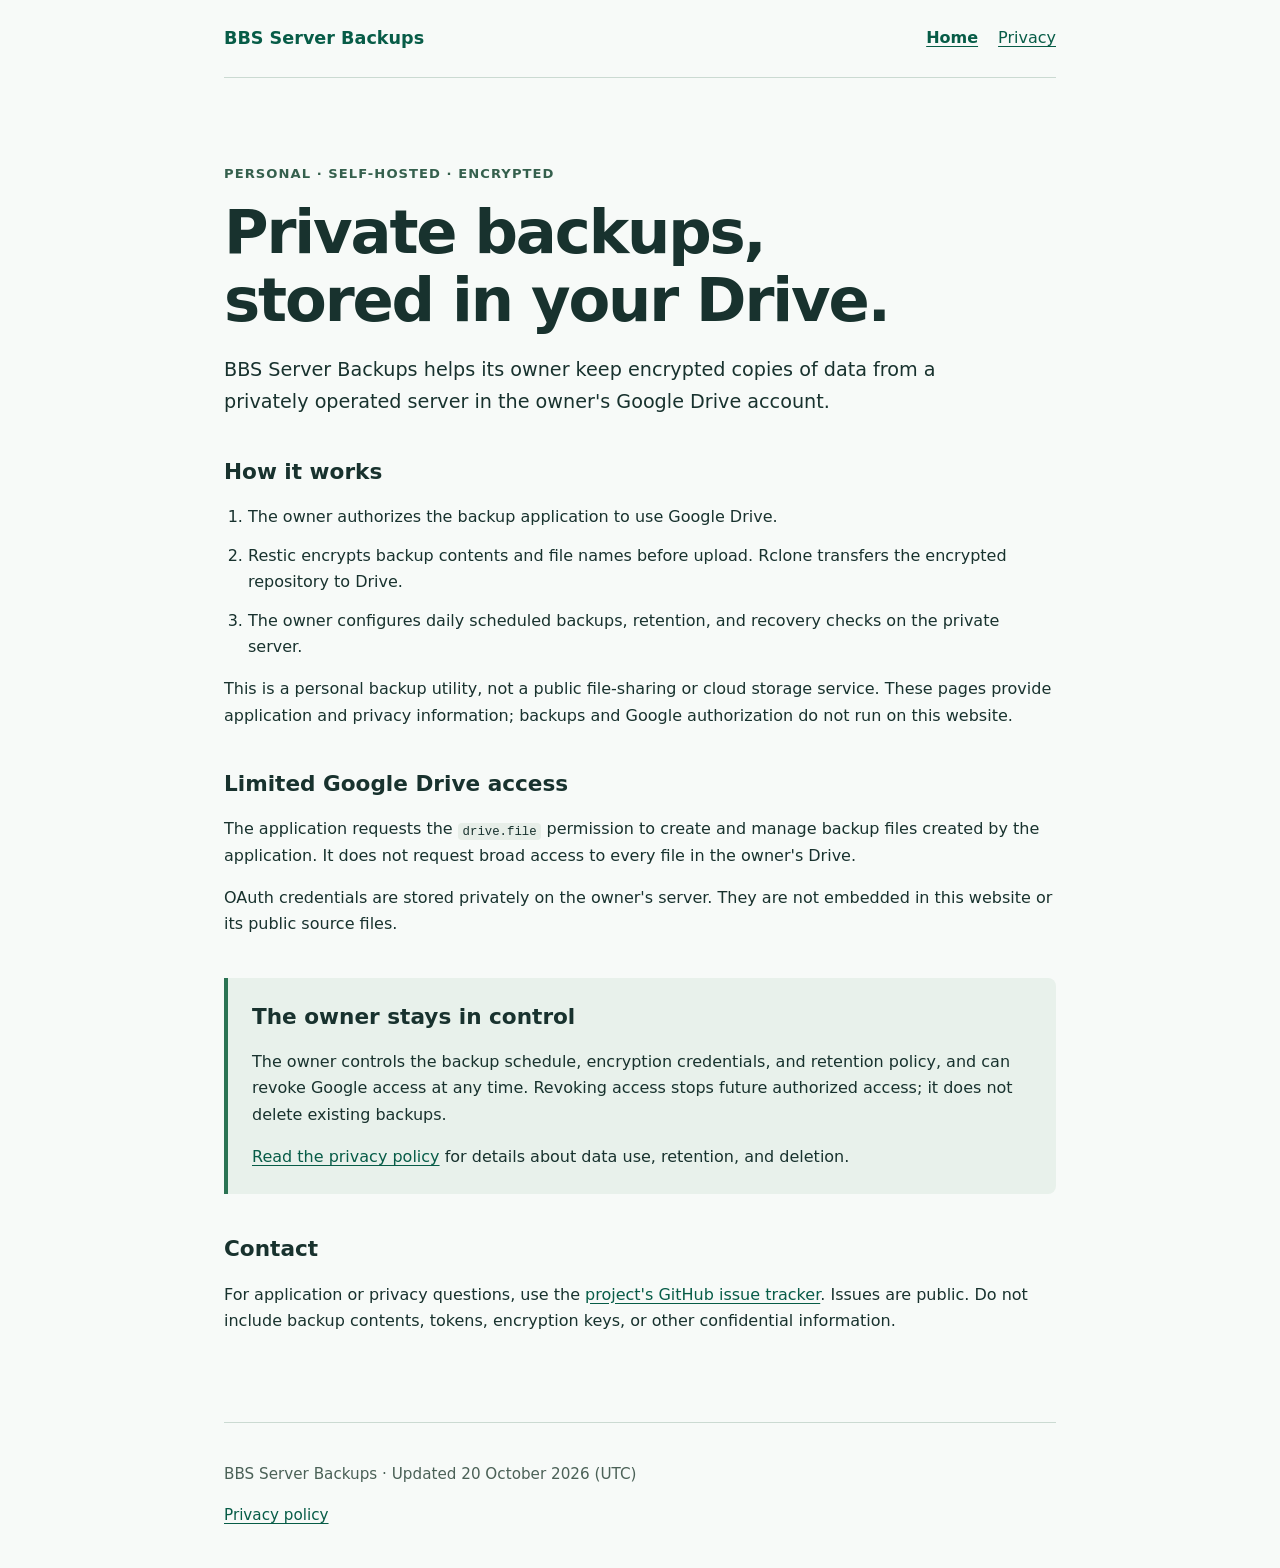
<file: index.html>
<!doctype html>
<html lang="en">
<head>
  <meta charset="utf-8">
  <meta name="viewport" content="width=device-width, initial-scale=1">
  <meta name="description" content="BBS Server Backups is a personal, self-hosted tool for encrypted backups to Google Drive.">
  <title>BBS Server Backups</title>
  <link rel="stylesheet" href="style.css">
</head>
<body>
  <a class="skip-link" href="#main">Skip to content</a>
  <header class="site-header">
    <a class="brand" href="index.html">BBS Server Backups</a>
    <nav aria-label="Main navigation">
      <a href="index.html" aria-current="page">Home</a>
      <a href="privacy.html">Privacy</a>
    </nav>
  </header>
  <main id="main">
    <p class="eyebrow">Personal · Self-hosted · Encrypted</p>
    <h1>Private backups,<br>stored in your Drive.</h1>
    <p class="lead">BBS Server Backups helps its owner keep encrypted copies of data from a privately operated server in the owner's Google Drive account.</p>

    <section aria-labelledby="how-heading">
      <h2 id="how-heading">How it works</h2>
      <ol>
        <li>The owner authorizes the backup application to use Google Drive.</li>
        <li>Restic encrypts backup contents and file names before upload. Rclone transfers the encrypted repository to Drive.</li>
        <li>The owner configures daily scheduled backups, retention, and recovery checks on the private server.</li>
      </ol>
      <p>This is a personal backup utility, not a public file-sharing or cloud storage service. These pages provide application and privacy information; backups and Google authorization do not run on this website.</p>
    </section>

    <section aria-labelledby="access-heading">
      <h2 id="access-heading">Limited Google Drive access</h2>
      <p>The application requests the <code>drive.file</code> permission to create and manage backup files created by the application. It does not request broad access to every file in the owner's Drive.</p>
      <p>OAuth credentials are stored privately on the owner's server. They are not embedded in this website or its public source files.</p>
    </section>

    <section class="notice" aria-labelledby="control-heading">
      <h2 id="control-heading">The owner stays in control</h2>
      <p>The owner controls the backup schedule, encryption credentials, and retention policy, and can revoke Google access at any time. Revoking access stops future authorized access; it does not delete existing backups.</p>
      <p><a href="privacy.html">Read the privacy policy</a> for details about data use, retention, and deletion.</p>
    </section>

    <section aria-labelledby="contact-heading">
      <h2 id="contact-heading">Contact</h2>
      <p>For application or privacy questions, use the <a href="https://github.com/GodlyVert/bbs-server-backups/issues">project's GitHub issue tracker</a>. Issues are public. Do not include backup contents, tokens, encryption keys, or other confidential information.</p>
    </section>
  </main>
  <footer>
    <p>BBS Server Backups · Updated <time datetime="2026-10-20">20 October 2026</time> (UTC)</p>
    <a href="privacy.html">Privacy policy</a>
  </footer>
</body>
</html>
</file>
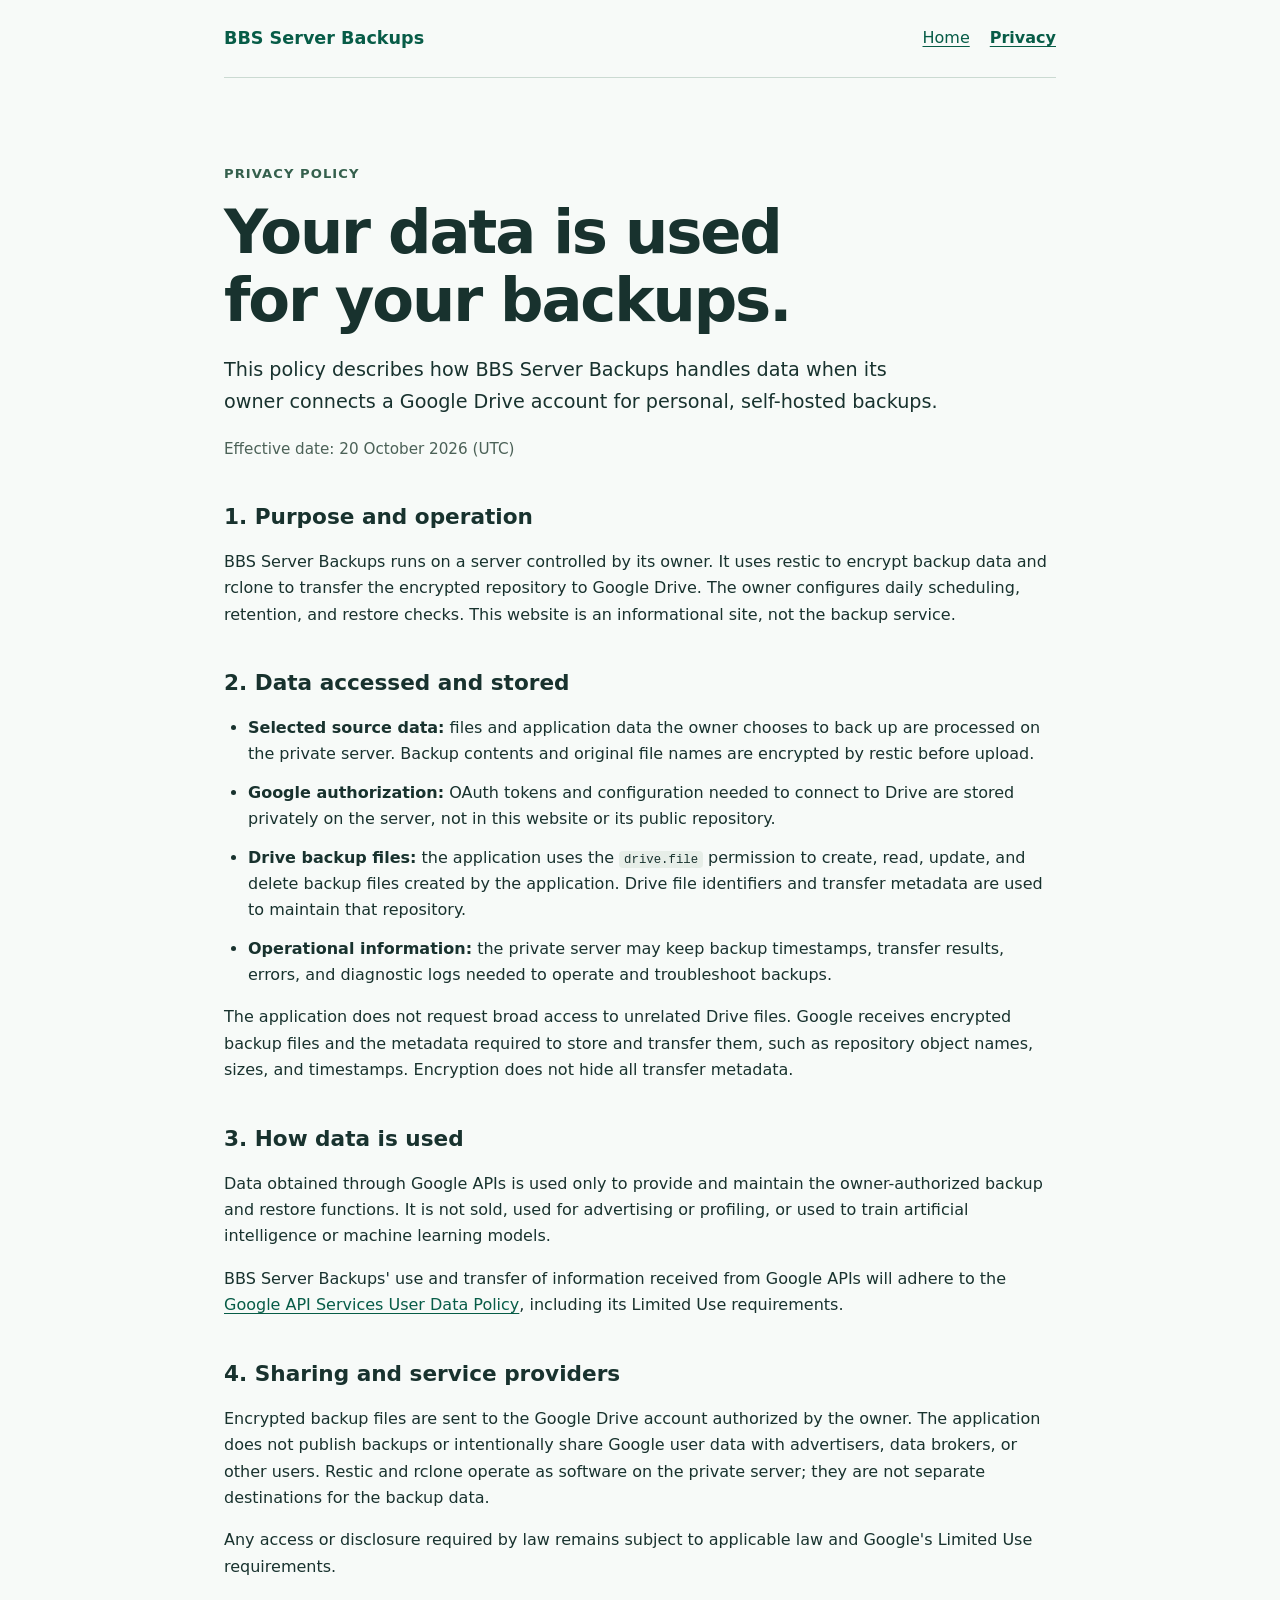
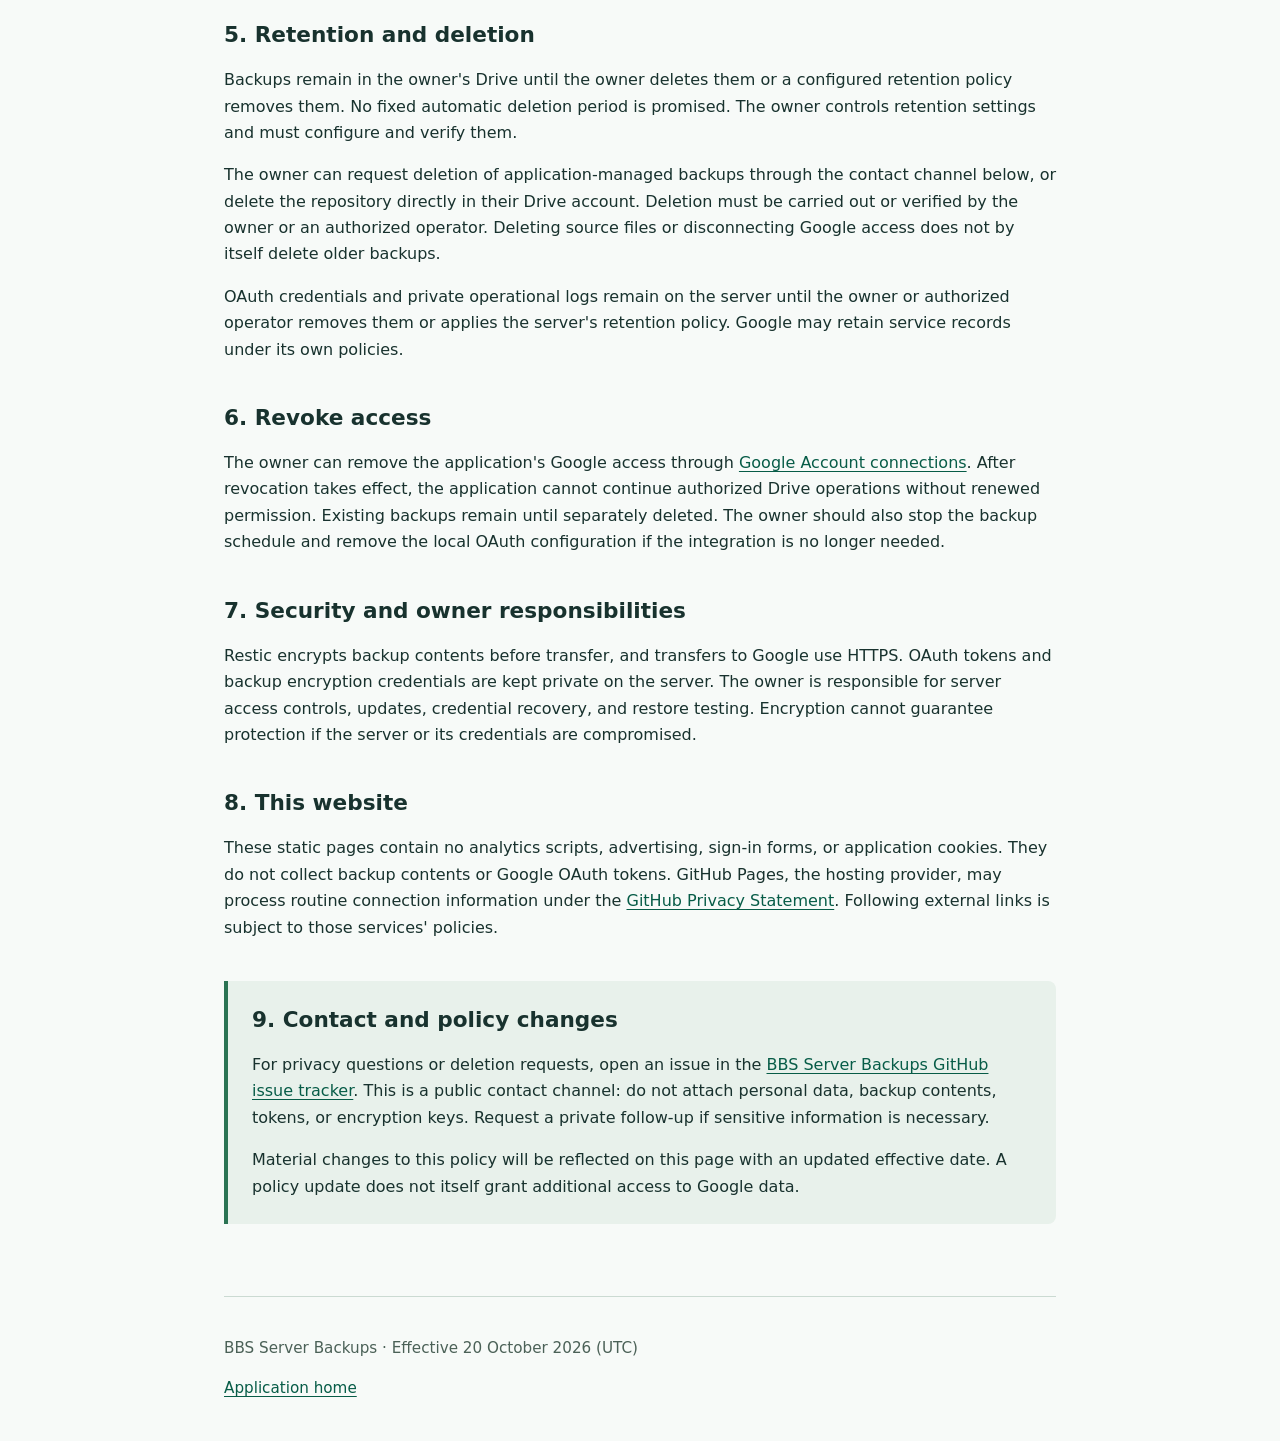
<file: privacy.html>
<!doctype html>
<html lang="en">
<head>
  <meta charset="utf-8">
  <meta name="viewport" content="width=device-width, initial-scale=1">
  <meta name="description" content="Privacy policy for BBS Server Backups, a personal encrypted backup application using Google Drive.">
  <title>Privacy policy · BBS Server Backups</title>
  <link rel="stylesheet" href="style.css">
</head>
<body>
  <a class="skip-link" href="#main">Skip to content</a>
  <header class="site-header">
    <a class="brand" href="index.html">BBS Server Backups</a>
    <nav aria-label="Main navigation">
      <a href="index.html">Home</a>
      <a href="privacy.html" aria-current="page">Privacy</a>
    </nav>
  </header>
  <main id="main">
    <p class="eyebrow">Privacy policy</p>
    <h1>Your data is used<br>for your backups.</h1>
    <p class="lead">This policy describes how BBS Server Backups handles data when its owner connects a Google Drive account for personal, self-hosted backups.</p>
    <p class="effective-date">Effective date: <time datetime="2026-10-20">20 October 2026</time> (UTC)</p>

    <section aria-labelledby="purpose-heading">
      <h2 id="purpose-heading">1. Purpose and operation</h2>
      <p>BBS Server Backups runs on a server controlled by its owner. It uses restic to encrypt backup data and rclone to transfer the encrypted repository to Google Drive. The owner configures daily scheduling, retention, and restore checks. This website is an informational site, not the backup service.</p>
    </section>

    <section aria-labelledby="data-heading">
      <h2 id="data-heading">2. Data accessed and stored</h2>
      <ul>
        <li><strong>Selected source data:</strong> files and application data the owner chooses to back up are processed on the private server. Backup contents and original file names are encrypted by restic before upload.</li>
        <li><strong>Google authorization:</strong> OAuth tokens and configuration needed to connect to Drive are stored privately on the server, not in this website or its public repository.</li>
        <li><strong>Drive backup files:</strong> the application uses the <code>drive.file</code> permission to create, read, update, and delete backup files created by the application. Drive file identifiers and transfer metadata are used to maintain that repository.</li>
        <li><strong>Operational information:</strong> the private server may keep backup timestamps, transfer results, errors, and diagnostic logs needed to operate and troubleshoot backups.</li>
      </ul>
      <p>The application does not request broad access to unrelated Drive files. Google receives encrypted backup files and the metadata required to store and transfer them, such as repository object names, sizes, and timestamps. Encryption does not hide all transfer metadata.</p>
    </section>

    <section aria-labelledby="use-heading">
      <h2 id="use-heading">3. How data is used</h2>
      <p>Data obtained through Google APIs is used only to provide and maintain the owner-authorized backup and restore functions. It is not sold, used for advertising or profiling, or used to train artificial intelligence or machine learning models.</p>
      <p>BBS Server Backups' use and transfer of information received from Google APIs will adhere to the <a href="https://developers.google.com/terms/api-services-user-data-policy">Google API Services User Data Policy</a>, including its Limited Use requirements.</p>
    </section>

    <section aria-labelledby="sharing-heading">
      <h2 id="sharing-heading">4. Sharing and service providers</h2>
      <p>Encrypted backup files are sent to the Google Drive account authorized by the owner. The application does not publish backups or intentionally share Google user data with advertisers, data brokers, or other users. Restic and rclone operate as software on the private server; they are not separate destinations for the backup data.</p>
      <p>Any access or disclosure required by law remains subject to applicable law and Google's Limited Use requirements.</p>
    </section>

    <section aria-labelledby="retention-heading">
      <h2 id="retention-heading">5. Retention and deletion</h2>
      <p>Backups remain in the owner's Drive until the owner deletes them or a configured retention policy removes them. No fixed automatic deletion period is promised. The owner controls retention settings and must configure and verify them.</p>
      <p>The owner can request deletion of application-managed backups through the contact channel below, or delete the repository directly in their Drive account. Deletion must be carried out or verified by the owner or an authorized operator. Deleting source files or disconnecting Google access does not by itself delete older backups.</p>
      <p>OAuth credentials and private operational logs remain on the server until the owner or authorized operator removes them or applies the server's retention policy. Google may retain service records under its own policies.</p>
    </section>

    <section aria-labelledby="revoke-heading">
      <h2 id="revoke-heading">6. Revoke access</h2>
      <p>The owner can remove the application's Google access through <a href="https://myaccount.google.com/connections">Google Account connections</a>. After revocation takes effect, the application cannot continue authorized Drive operations without renewed permission. Existing backups remain until separately deleted. The owner should also stop the backup schedule and remove the local OAuth configuration if the integration is no longer needed.</p>
    </section>

    <section aria-labelledby="security-heading">
      <h2 id="security-heading">7. Security and owner responsibilities</h2>
      <p>Restic encrypts backup contents before transfer, and transfers to Google use HTTPS. OAuth tokens and backup encryption credentials are kept private on the server. The owner is responsible for server access controls, updates, credential recovery, and restore testing. Encryption cannot guarantee protection if the server or its credentials are compromised.</p>
    </section>

    <section aria-labelledby="website-heading">
      <h2 id="website-heading">8. This website</h2>
      <p>These static pages contain no analytics scripts, advertising, sign-in forms, or application cookies. They do not collect backup contents or Google OAuth tokens. GitHub Pages, the hosting provider, may process routine connection information under the <a href="https://docs.github.com/en/site-policy/privacy-policies/github-general-privacy-statement">GitHub Privacy Statement</a>. Following external links is subject to those services' policies.</p>
    </section>

    <section class="notice" aria-labelledby="contact-heading">
      <h2 id="contact-heading">9. Contact and policy changes</h2>
      <p>For privacy questions or deletion requests, open an issue in the <a href="https://github.com/GodlyVert/bbs-server-backups/issues">BBS Server Backups GitHub issue tracker</a>. This is a public contact channel: do not attach personal data, backup contents, tokens, or encryption keys. Request a private follow-up if sensitive information is necessary.</p>
      <p>Material changes to this policy will be reflected on this page with an updated effective date. A policy update does not itself grant additional access to Google data.</p>
    </section>
  </main>
  <footer>
    <p>BBS Server Backups · Effective <time datetime="2026-10-20">20 October 2026</time> (UTC)</p>
    <a href="index.html">Application home</a>
  </footer>
</body>
</html>
</file>
<file: style.css>
:root {
  color-scheme: light;
  font-family: system-ui, -apple-system, BlinkMacSystemFont, "Segoe UI", sans-serif;
  color: #18322e;
  background: #f7faf8;
  line-height: 1.65;
}
* { box-sizing: border-box; }
body { margin: 0; }
a { color: #075c47; text-underline-offset: 0.18em; }
a:hover { color: #073b30; }
a:focus-visible { outline: 3px solid #a34f00; outline-offset: 4px; border-radius: 2px; }
.site-header, main, footer { width: min(100% - 2.5rem, 52rem); margin-inline: auto; }
.site-header {
  display: flex;
  justify-content: space-between;
  align-items: center;
  flex-wrap: wrap;
  gap: 1rem;
  padding-block: 1.5rem;
  border-bottom: 1px solid #cbdad2;
}
.brand { font-weight: 750; text-decoration: none; font-size: 1.1rem; }
nav { display: flex; gap: 1.25rem; }
nav [aria-current="page"] { font-weight: 700; }
main { padding-block: clamp(2rem, 7vw, 4.5rem); }
.eyebrow { font-size: 0.82rem; font-weight: 700; letter-spacing: 0.08em; text-transform: uppercase; color: #35604d; }
h1 { margin: 0.5rem 0 1.25rem; font-size: clamp(2.1rem, 6vw, 3.8rem); line-height: 1.12; letter-spacing: -0.035em; }
h2 { font-size: 1.35rem; line-height: 1.35; margin-top: 0; }
.lead { font-size: 1.2rem; max-width: 45rem; }
section { margin-top: 2.5rem; }
p, li { overflow-wrap: anywhere; }
li + li { margin-top: 0.75rem; }
ul, ol { padding-left: 1.5rem; }
code { font-size: 0.95em; padding: 0.1rem 0.3rem; background: #e7eee8; border-radius: 4px; }
.notice { background: #e8f1eb; border-left: 4px solid #2b7353; padding: 1.5rem; border-radius: 0 8px 8px 0; }
.notice p:last-child { margin-bottom: 0; }
.effective-date, footer { color: #4b6157; font-size: 0.95rem; }
footer { border-top: 1px solid #cbdad2; padding-block: 1.5rem 2.5rem; }
.skip-link { position: absolute; left: -10000px; top: 0.5rem; padding: 0.75rem; background: white; z-index: 1; }
.skip-link:focus { left: 0.75rem; }
@media (max-width: 420px) {
  .site-header, main, footer { width: calc(100% - 2rem); }
  .notice { padding: 1rem; }
}
</file>
